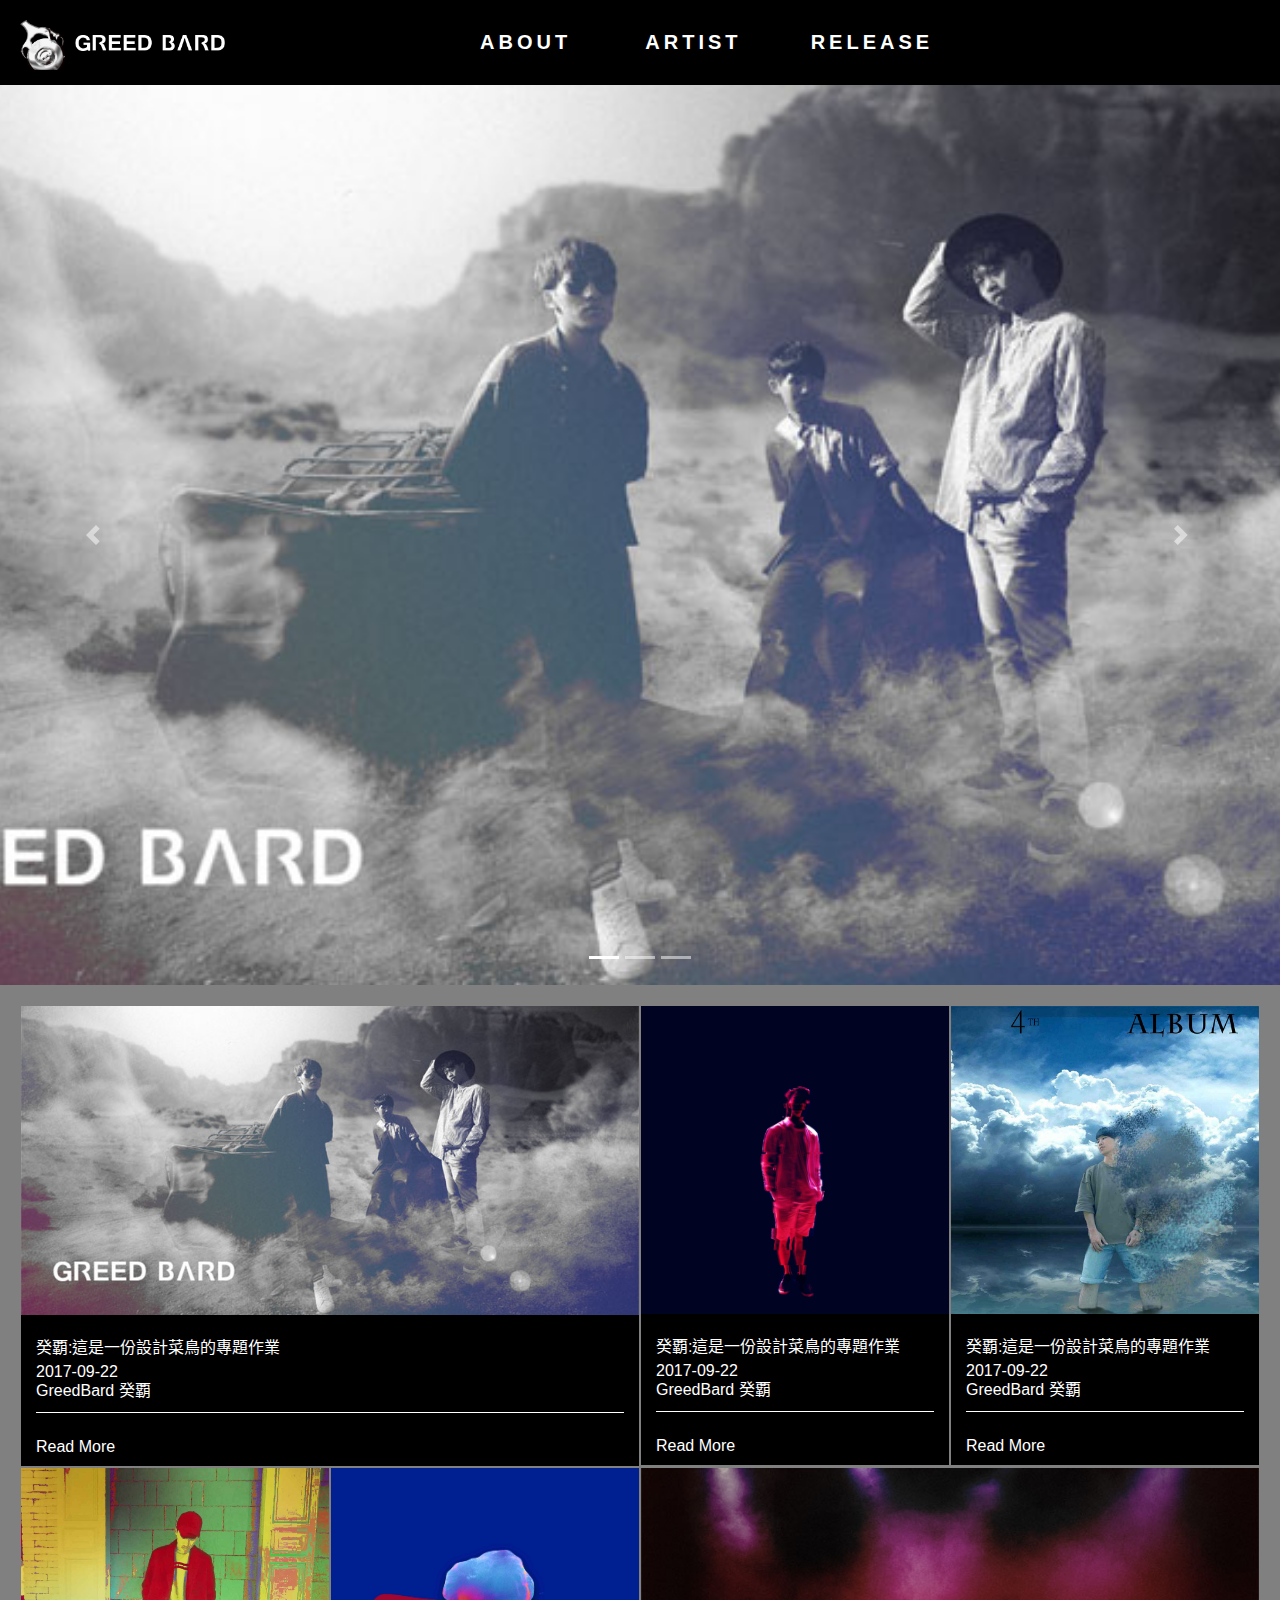
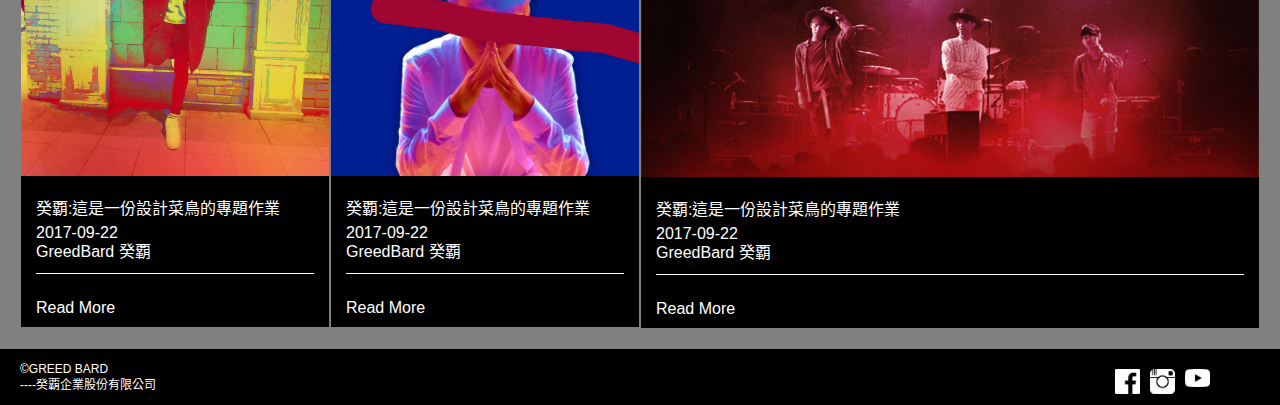
<file: index.html>
<!DOCTYPE html>
<html lang="zh-tw">
  <head>
    <!-- Required meta tags -->
    <meta charset="utf-8">
    <meta name="viewport" content="width=device-width, initial-scale=1, shrink-to-fit=no">
    <!-- Bootstrap CSS -->
    <link rel="stylesheet" href="css/bootstrap.css">
    <link rel="stylesheet" href="index.css">
    <link href="https://fonts.googleapis.com/css?family=Signika" rel="stylesheet">
    <title>Greed Bard</title>
  </head>
  <body>
    <div id="all"  class="container_fluid">
      <div id="pc_nav" class="container_fluid">
        <div id="pc_navbar">
          <div id="pc_logo"></div>
          <div id="pc_name">
            <img src="image/logo-font.png" height="25px" width="auto" alt="">
          </div>
          <div id="pc_navbarR">
            <div class="nav_txt col-4 col-sm-4 col-md-4"><a href="about.html">ABOUT</a></div>
            <div class="nav_txt col-4 col-sm-4 col-md-4"><a href="artist.html">ARTIST</a></div>
            <div class="nav_txt col-4 col-sm-4 col-md-4"><a href="release.html">RELEASE</a></div>
          </div>
        </div>
      </div>
      <div id="phone_nav" class="container_fluid">
        <div id="phone_logo" class="row">
          <div id="logo"></div>
          <div id="logo_font" >
            <img src="image/logo-font.png" height="45px" width="auto" alt="">
          </div>
          
        </div>
        <div id="nav_menu" class="container_fluid">
          <div id="menu" style="cursor:pointer;">
            
            <!-- Component -->
            <div class="navbar-component">
              <!-- Class `area` is a container -->
              <div data-collapse data-target="#navigation" class="toggle navbar area">
                <!-- Logo -->
                <a href="#" class="brand">Menu</a>
                <!-- List of links -->
                <nav role="navigation" id="navigation" class="list">
                  <a href="about.html" class="item -link">About</a>
                  <a href="artist.html" class="item -link">Artist</a>
                  <a href="release.html" class="item -link">Release</a>
                  <span class="item"><i class="fa fa-search"></i></span>
                </nav>
                <!-- Button to toggle the display menu  -->
                <button data-collapse data-target="#navigation" class="toggle">
                <!-- Hamburger icon -->
                <span class="icon"></span>
                </button>
              </div>
            </div>
          </div>
        </div>
      </div>
      
<!--content from here-->
      <div id="header" class="container_fluid">
        
        <div id="carouselExampleIndicators" class="carousel slide" data-ride="carousel">
          <ol class="carousel-indicators">
            <li data-target="#carouselExampleIndicators" data-slide-to="0" class="active"></li>
            <li data-target="#carouselExampleIndicators" data-slide-to="1"></li>
            <li data-target="#carouselExampleIndicators" data-slide-to="2"></li>
          </ol>
          <div class="carousel-inner">
            <div class="carousel-item active">
              <div class="carousel-item-image-1"></div>
            </div>
            <div class="carousel-item">
              <div class="carousel-item-image-2"></div>
            </div>
            <div class="carousel-item">
              <div class="carousel-item-image-3"></div>
            </div>
            <div class="carousel-item">
              <div class="carousel-item-image-4"></div>
            </div>
          </div>
          <a class="carousel-control-prev" href="#carouselExampleIndicators" role="button" data-slide="prev">
            <span class="carousel-control-prev-icon" aria-hidden="true"></span>
            <span class="sr-only">Previous</span>
          </a>
          <a class="carousel-control-next" href="#carouselExampleIndicators" role="button" data-slide="next">
            <span class="carousel-control-next-icon" aria-hidden="true"></span>
            <span class="sr-only">Next</span>
          </a>
        </div>
      </div>
      <div id="news" class="container_fluid">
        <div id="news_wall" class="row">
          <div id="news_1" class="col-12 col-sm-12 col-md-6">
            <div id="inside_news1">
              <div id="news1_pic" class="col-12 col-sm-12 col-md-12">
                <img src="image/p01.jpg" width="100%" alt="">
              </div>
              <div id="news1_txt" class="col-12 col-sm-12 col-md-12">
                <div id="news_title">癸覇:這是一份設計菜鳥的專題作業</div>
                <div id="news_date">2017-09-22</div>
                <div id="news_cop">GreedBard 癸覇</div>
                <div id="news_seperate"></div>
                <div id="read_more">Read More</div>
              </div>
            </div>
          </div>
          <div id="news_2" class="col-6 col-sm-6 col-md-3">
            <div id="inside_news2">
              <div id="news2_pic" class="col-12 col-sm-12 col-md-12">
                <img src="image/p02.jpg" width="100%" alt="">
              </div>
              <div id="news2_txt" class="col-12 col-sm-12 col-md-12">
                <div id="news_title">癸覇:這是一份設計菜鳥的專題作業</div>
                <div id="news_date">2017-09-22</div>
                <div id="news_cop">GreedBard 癸覇</div>
                <div id="news_seperate"></div>
                <div id="read_more">Read More</div>
              </div>
            </div>
          </div>
          <div id="news_3" class="col-6 col-sm-6 col-md-3">
            <div id="inside_news3">
              <div id="news3_pic" class="col-12 col-sm-12 col-md-12">
                <img src="image/p03.jpg" width="100%" alt="">
              </div>
              <div id="news3_txt" class="col-12 col-sm-12 col-md-12">
                <div id="news_title">癸覇:這是一份設計菜鳥的專題作業</div>
                <div id="news_date">2017-09-22</div>
                <div id="news_cop">GreedBard 癸覇</div>
                <div id="news_seperate"></div>
                <div id="read_more">Read More</div>
              </div>
            </div>
          </div>
          <div id="news_4" class="col-6 col-sm-6 col-md-3">
            <div id="inside_news4">
              <div id="news4_pic" class="col-12 col-sm-12 col-md-12">
                <img src="image/p04.jpg" width="100%" alt="">
              </div>
              <div id="news4_txt" class="col-12 col-sm-12 col-md-12">
                <div id="news_title">癸覇:這是一份設計菜鳥的專題作業</div>
                <div id="news_date">2017-09-22</div>
                <div id="news_cop">GreedBard 癸覇</div>
                <div id="news_seperate"></div>
                <div id="read_more">Read More</div>
              </div>
            </div>
          </div>
          <div id="news_5" class="col-6 col-sm-6 col-md-3">
            <div id="inside_news5">
              <div id="news5_pic" class="col-12 col-sm-12 col-md-12">
                <img src="image/p05.jpg" width="100%" alt="">
              </div>
              <div id="news5_txt" class="col-12 col-sm-12 col-md-12">
                <div id="news_title">癸覇:這是一份設計菜鳥的專題作業</div>
                <div id="news_date">2017-09-22</div>
                <div id="news_cop">GreedBard 癸覇</div>
                <div id="news_seperate"></div>
                <div id="read_more">Read More</div>
              </div>
            </div>
          </div>
          <div id="news_6" class="col-12 col-sm-12 col-md-6">
            <div id="inside_news6">
              <div id="news6_pic" class="col-12 col-sm-12 col-md-12">
                <img src="image/p06.jpg" width="100%" alt="">
              </div>
              <div id="news6_txt" class="col-12 col-sm-12 col-md-12">
                <div id="news_title">癸覇:這是一份設計菜鳥的專題作業</div>
                <div id="news_date">2017-09-22</div>
                <div id="news_cop">GreedBard 癸覇</div>
                <div id="news_seperate"></div>
                <div id="read_more">Read More</div>
              </div>
            </div>
          </div>
        </div>
      </div>
      <div id="footer" class="container_fluid">
        <div id="copyright">
          <P3>©GREED BARD</P>
          <P9>----癸覇企業股份有限公司</P>
        </div>
        <div id="icon_link" class="col align-self-center">
          <img src="icon/facebook-icon.png" height="25px" width="25px" style="float: left; margin-right:10px;">
          <img src="icon/ig-icon.png" height="25px" width="25px" style="float: left; margin-right:10px;" >
          <img src="icon/youtube-icon.png" height="25px" width="25px" style="float: left; margin-right:10px;">
          <button onclick="topFunction()" id="myBtn" title="Go to top" height="35px" width="35px">Top</button>
        </div>
      </div>
    </div>
    <!-- Optional JavaScript -->
    <!-- jQuery first, then Popper.js, then Bootstrap JS -->
    <script src="https://code.jquery.com/jquery-3.2.1.slim.min.js" integrity="sha384-KJ3o2DKtIkvYIK3UENzmM7KCkRr/rE9/Qpg6aAZGJwFDMVNA/GpGFF93hXpG5KkN" crossorigin="anonymous"></script>
    <script src="https://cdnjs.cloudflare.com/ajax/libs/popper.js/1.11.0/umd/popper.min.js" integrity="sha384-b/U6ypiBEHpOf/4+1nzFpr53nxSS+GLCkfwBdFNTxtclqqenISfwAzpKaMNFNmj4" crossorigin="anonymous"></script>
    <script src="https://maxcdn.bootstrapcdn.com/bootstrap/4.0.0-beta/js/bootstrap.min.js" integrity="sha384-h0AbiXch4ZDo7tp9hKZ4TsHbi047NrKGLO3SEJAg45jXxnGIfYzk4Si90RDIqNm1" crossorigin="anonymous"></script>
    <script src="about.js"></script>
    <script>
    // When the user scrolls down 20px from the top of the document, show the button
    window.onscroll = function() {scrollFunction()};
    function scrollFunction() {
    if (document.body.scrollTop > 20 || document.documentElement.scrollTop > 20) {
    document.getElementById("myBtn").style.display = "block";
    } else {
    document.getElementById("myBtn").style.display = "none";
    }
    }
    // When the user clicks on the button, scroll to the top of the document
    function topFunction() {
    document.body.scrollTop = 0;
    document.documentElement.scrollTop = 0;
    }
    </script>
  </body>
</html>
</file>
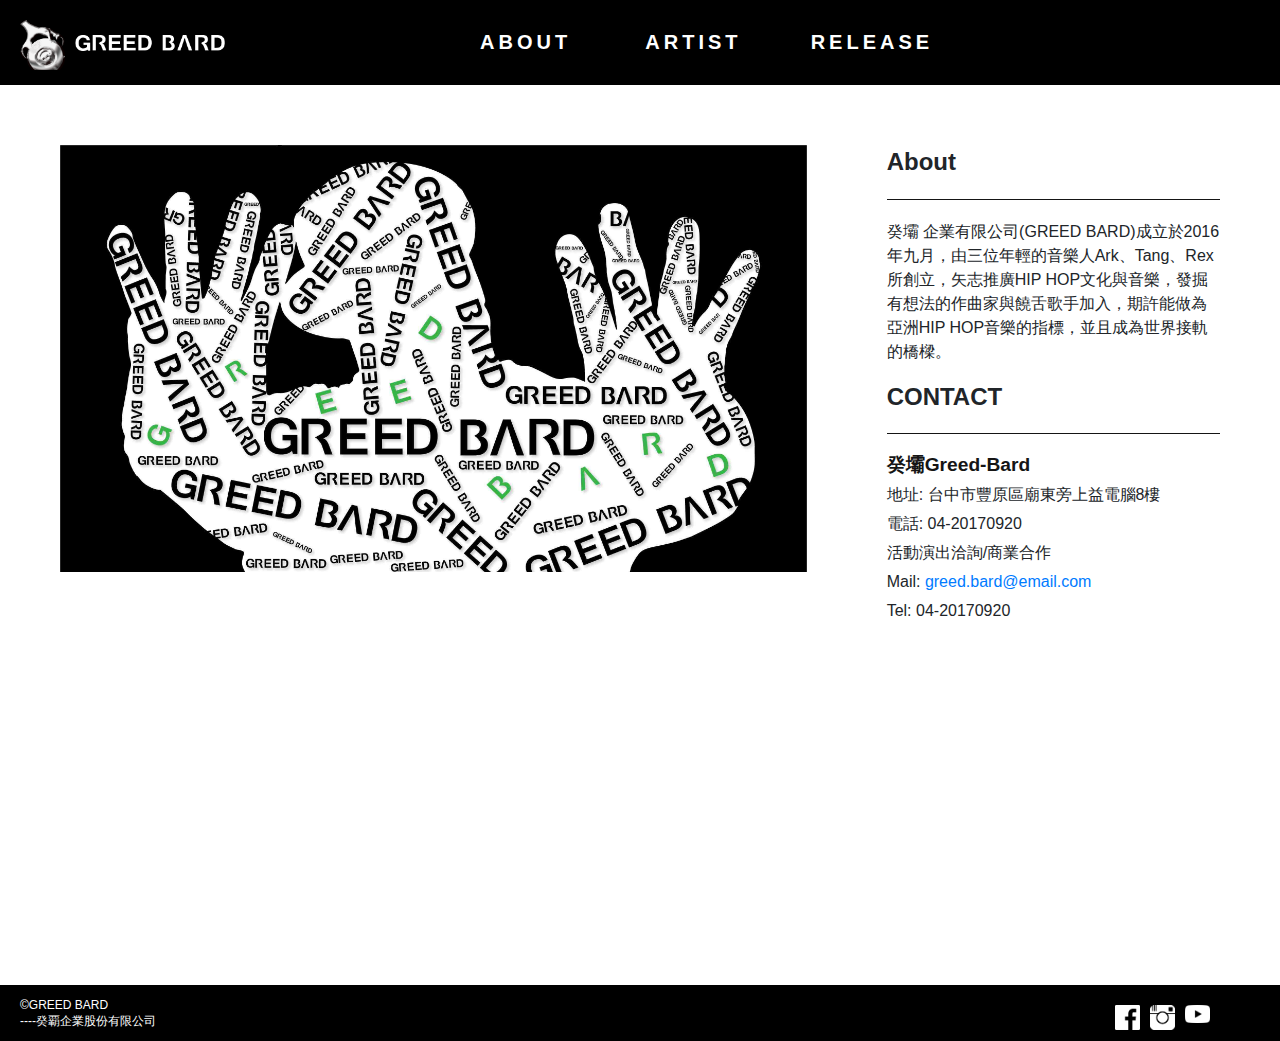
<file: about.html>
<!DOCTYPE html>
<html lang="en">
  <head>
    <!-- Required meta tags -->
    <meta charset="utf-8">
    <meta name="viewport" content="width=device-width, initial-scale=1, shrink-to-fit=no">
    <!-- Bootstrap CSS -->
    <link rel="stylesheet" href="css/bootstrap.css">
    <link rel="stylesheet" href="about.css">
    <link href="https://fonts.googleapis.com/css?family=Signika" rel="stylesheet">
    <title>About Greed Bard</title>

  </head>




  <body>
    <div id="all"  class="container_fluid">
      <div id="pc_nav" class="container_fluid">
        <div id="pc_navbar">
          <div id="pc_logo"></div>
          <div id="pc_name"><a href="index.html">
            <img src="image/logo-font.png" height="25px" width="auto" alt="">
          </a>
          </div>
          <div id="pc_navbarR">
            <div class="nav_txt col-4 col-sm-4 col-md-4"><a href="#">ABOUT</a></div>
            <div class="nav_txt col-4 col-sm-4 col-md-4"><a href="artist.html">ARTIST</a></div>
            <div class="nav_txt col-4 col-sm-4 col-md-4"><a href="release.html">RELEASE</a></div>
          </div>
        </div>
      </div>
      <div id="phone_nav" class="container_fluid">
        <div id="phone_logo" class="row">
         
          <div id="logo"></div>
          <div id="logo_font" ><a href="index.html">
            <img src="image/logo-font.png" height="45px" width="auto" alt="">
          </a>
          </div>
        
        </div>
        <div id="nav_menu" class="container_fluid">
          <div id="menu" style="cursor:pointer;">
            
            <!-- Component -->
        <div class="navbar-component">
          <!-- Class `area` is a container -->
          <div data-collapse data-target="#navigation" class="toggle navbar area">
            <!-- Logo -->
            <a href="#" class="brand">Menu</a>
            <!-- List of links -->
            <nav role="navigation" id="navigation" class="list">
              <a href="#" class="item -link">About</a>
              <a href="artist.html" class="item -link">Artist</a>
              <a href="release.html" class="item -link">Release</a>
              <span class="item"><i class="fa fa-search"></i></span>
            </nav>
            <!-- Button to toggle the display menu  -->
            <button data-collapse data-target="#navigation" class="toggle">
              <!-- Hamburger icon -->
              <span class="icon"></span>
            </button>
          </div>
        </div>

          </div>
        </div>
      </div>
    <!-- content from here -->
      <div id="main" class="container_fluid">
        <div id="content" class="row">
          <div id="contentL" class="col-12 col-sm-12 col-md-8">
            <div id="contentL_pic">
              <img src="image/about.jpg" width="1920px" height="1080px" alt="">
            </div>
          </div>
          <div id="contentR" class="col-12 col-sm-12 col-md-4">
            <div id="contentR_tex">
              <h1 class="portfolio-title">About</h1>
              <p>癸壩 企業有限公司(GREED BARD)成立於2016年九月，由三位年輕的音樂人Ark、Tang、Rex所創立，矢志推廣HIP HOP文化與音樂，發掘有想法的作曲家與饒舌歌手加入，期許能做為亞洲HIP HOP音樂的指標，並且成為世界接軌的橋樑。
              </p>
              <h1 class="portfolio-title">CONTACT</h1>
              <div>
              <h2 style="color: #151515; font-size: 1.2em; margin-top: 20px; font-weight: bold;">癸壩Greed-Bard</h2>
              <p style="margin-top: 5px; margin-bottom: 0px;">地址: 台中市豐原區廟東旁上益電腦8樓</p>
              <p style="margin-top: 5px; margin-bottom: 0px;">電話: 04-20170920</p>
              <p style="margin-top: 5px; margin-bottom: 0px;">活動演出洽詢/商業合作</p>
              <p style="margin-top: 5px; margin-bottom: 0px; ">Mail: <a href="greed.bard@email.com">greed.bard@email.com</a></p>
              <p style="margin-top: 5px; margin-bottom: 20px;">Tel: 04-20170920</p>
            </div>
            </div>
          </div>
        </div>
      </div>
        
    <!-- footer from here -->
      <div id="footer" class="container_fluid">
        <div id="copyright">
          <P3>©GREED BARD</P>
            <P9>----癸覇企業股份有限公司</P>
        </div>
        <div id="icon_link" class="col align-self-center">
          <img src="icon/facebook-icon.png" height="25px" width="25px" style="float: left; margin-right:10px;">
          <img src="icon/ig-icon.png" height="25px" width="25px" style="float: left; margin-right:10px;" >
          <img src="icon/youtube-icon.png" height="25px" width="25px" style="float: left; margin-right:10px;">

          <button onclick="topFunction()" id="myBtn" title="Go to top" height="35px" width="35px">Top</button>

        </div>
      </div>
    </div>
    <!-- Optional JavaScript -->
    <!-- jQuery first, then Popper.js, then Bootstrap JS -->
    <script src="https://code.jquery.com/jquery-3.2.1.slim.min.js" integrity="sha384-KJ3o2DKtIkvYIK3UENzmM7KCkRr/rE9/Qpg6aAZGJwFDMVNA/GpGFF93hXpG5KkN" crossorigin="anonymous"></script>
    <script src="https://cdnjs.cloudflare.com/ajax/libs/popper.js/1.11.0/umd/popper.min.js" integrity="sha384-b/U6ypiBEHpOf/4+1nzFpr53nxSS+GLCkfwBdFNTxtclqqenISfwAzpKaMNFNmj4" crossorigin="anonymous"></script>
    <script src="https://maxcdn.bootstrapcdn.com/bootstrap/4.0.0-beta/js/bootstrap.min.js" integrity="sha384-h0AbiXch4ZDo7tp9hKZ4TsHbi047NrKGLO3SEJAg45jXxnGIfYzk4Si90RDIqNm1" crossorigin="anonymous"></script>
    <script src="about.js"></script>
    <script>
// When the user scrolls down 20px from the top of the document, show the button
window.onscroll = function() {scrollFunction()};

function scrollFunction() {
    if (document.body.scrollTop > 20 || document.documentElement.scrollTop > 20) {
        document.getElementById("myBtn").style.display = "block";
    } else {
        document.getElementById("myBtn").style.display = "none";
    }
}

// When the user clicks on the button, scroll to the top of the document
function topFunction() {
    document.body.scrollTop = 0;
    document.documentElement.scrollTop = 0;
}
</script>

  </body>
</html>
</file>
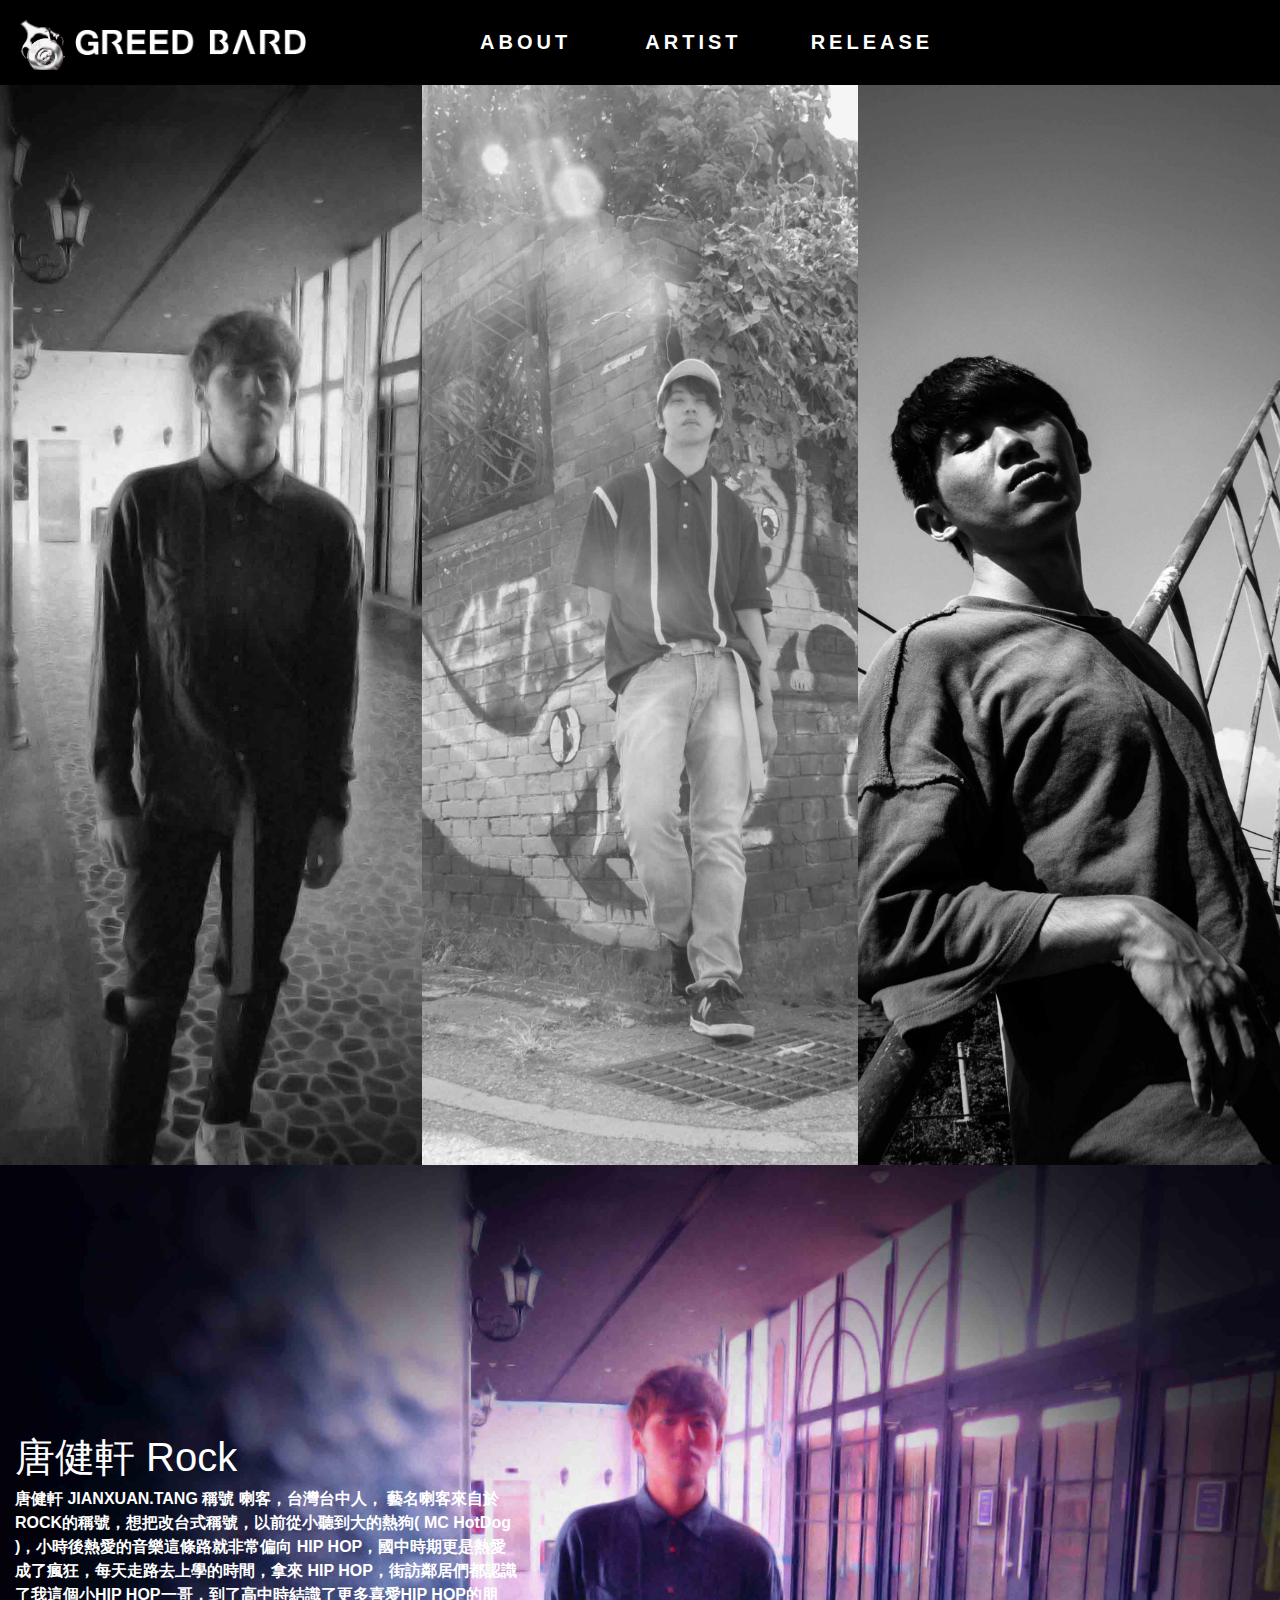
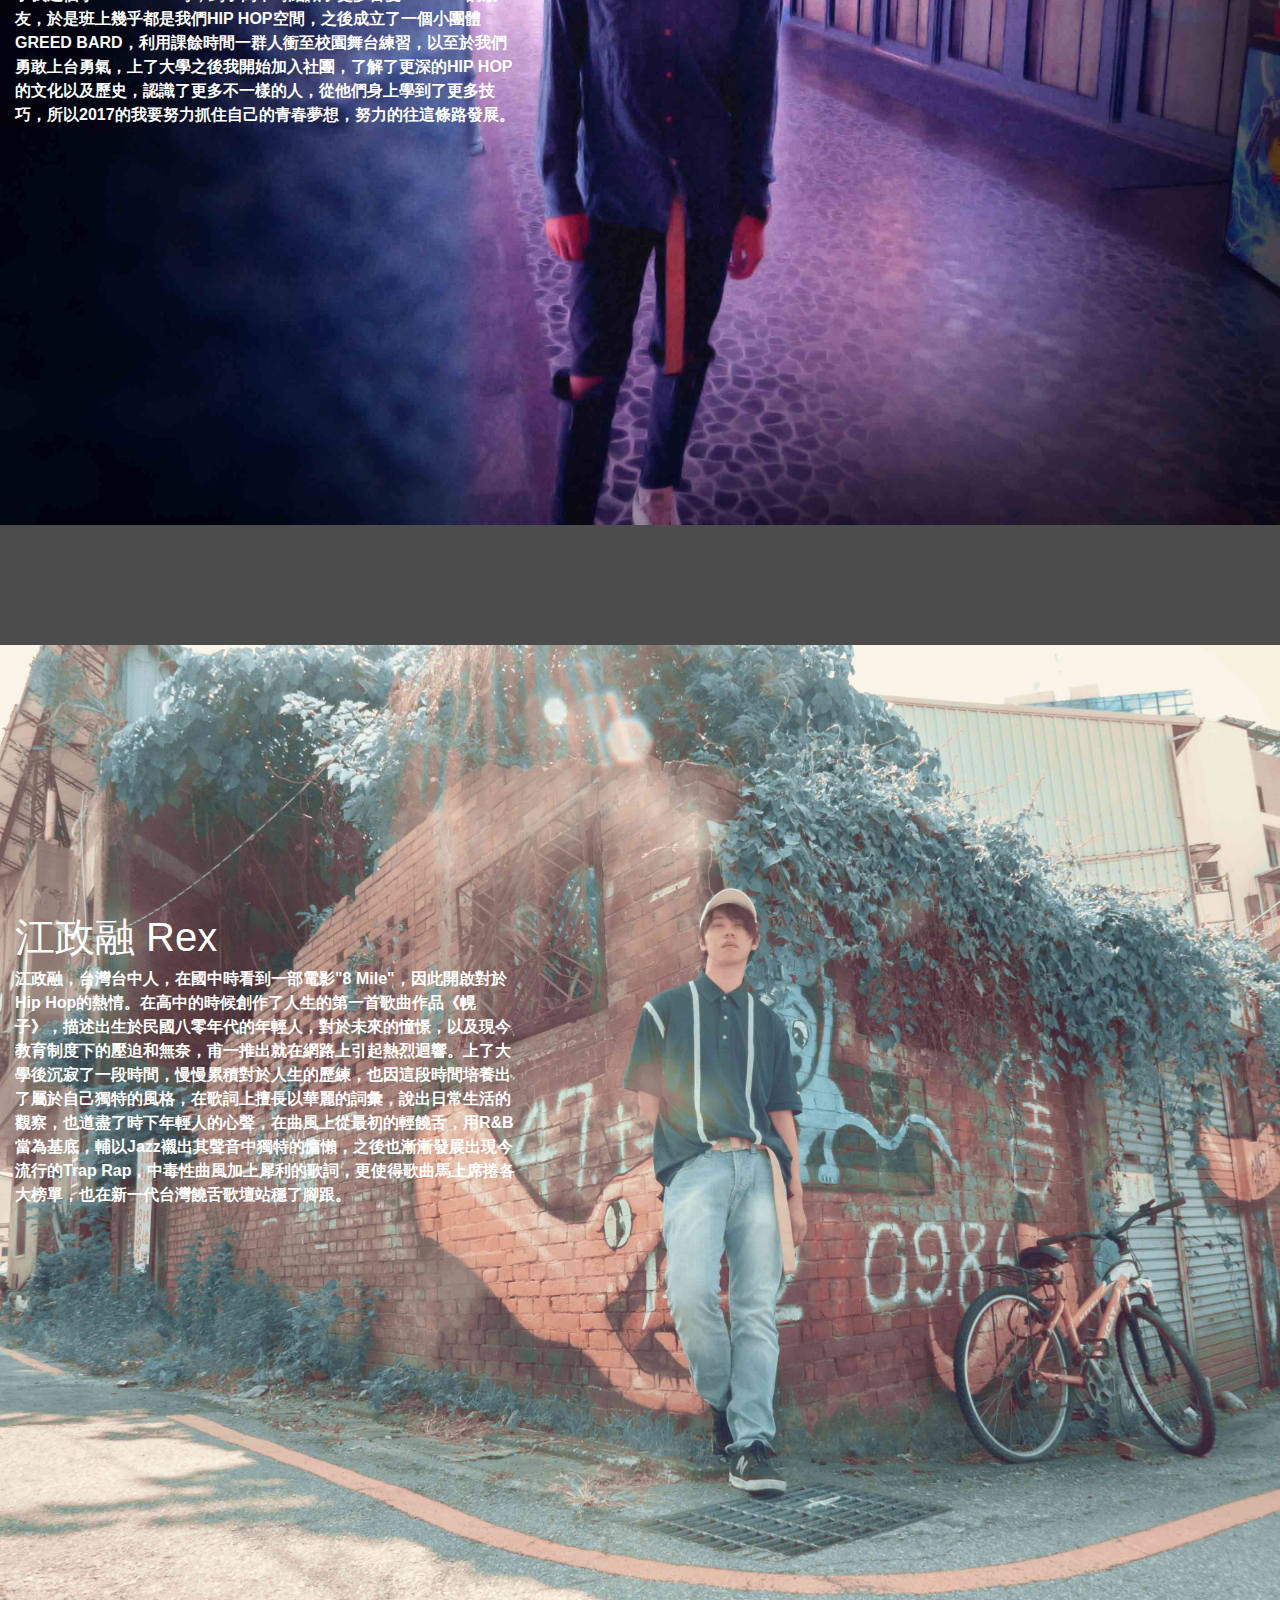
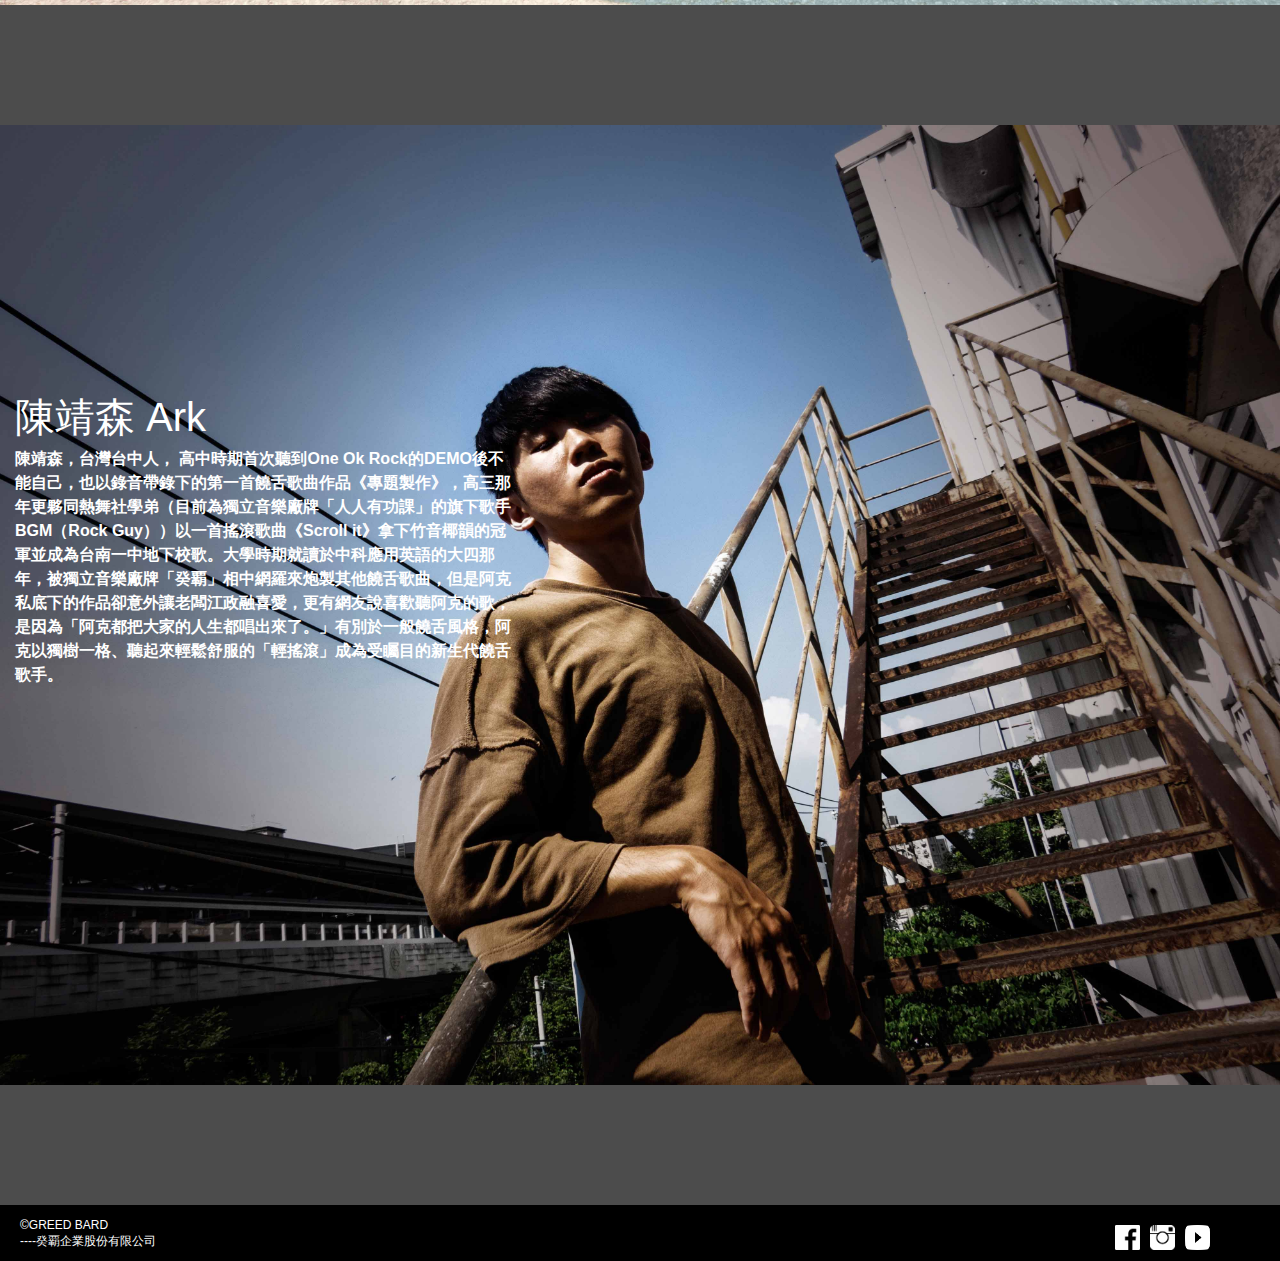
<file: artist.html>
<!DOCTYPE html>
<html lang="en">
  <head>
    <!-- Required meta tags -->
    <meta charset="utf-8">
    <meta name="viewport" content="width=device-width, initial-scale=1, shrink-to-fit=no">
    <!-- Bootstrap CSS -->
    <link rel="stylesheet" href="css/bootstrap.css">
    <link rel="stylesheet" href="artist.css">
    <link href="https://fonts.googleapis.com/css?family=Signika" rel="stylesheet">
    <link rel="shortcut icon" href="image/logo.png" type="image/x-icon" />
    <title>Artist of Greed Bard</title>
  </head>
  <body>
    <div id="all"  class="container_fluid">
      <div id="pc_nav" class="container_fluid">
        <div id="pc_navbar">
          <div id="pc_logo"></div>
          <div id="pc_name"><a href="index.html">
            <img src="image/logo-font.png" height="25px" width="auto" alt="">
          </a>
        </div>
        <div id="pc_navbarR">
          <div class="nav_txt col-4 col-sm-4 col-md-4"><a href="about.html">ABOUT</a></div>
          <div class="nav_txt col-4 col-sm-4 col-md-4"><a href="#">ARTIST</a></div>
          <div class="nav_txt col-4 col-sm-4 col-md-4"><a href="release.html">RELEASE</a></div>
        </div>
      </div>
    </div>
    <div id="phone_nav" class="container_fluid">
      <div id="phone_logo" class="row">
        
        <div id="logo"></div>
        <div id="logo_font" ><a href="index.html">
          <img src="image/logo-font.png" height="25px" width="auto" alt="">
        </a>
      </div>
      
    </div>
    <div id="nav_menu" class="container_fluid">
      <div id="menu" style="cursor:pointer;">
        
        <!-- Component -->
        <div class="navbar-component">
          <!-- Class `area` is a container -->
          <div data-collapse data-target="#navigation" class="toggle navbar area">
            <!-- Logo -->
            <a href="#" class="brand">Menu</a>
            <!-- List of links -->
            <nav role="navigation" id="navigation" class="list">
              <a href="about.html" class="item -link">About</a>
              <a href="#" class="item -link">Artist</a>
              <a href="release.html" class="item -link">Release</a>
              <span class="item"><i class="fa fa-search"></i></span>
            </nav>
            <!-- Button to toggle the display menu  -->
            <button data-collapse data-target="#navigation" class="toggle">
            <!-- Hamburger icon -->
            <span class="icon"></span>
            </button>
          </div>
        </div>
      </div>
    </div>
  </div>
  <!-- content from here -->
  <div id="main">
    <div id="intro" class="row">
      <a id="Tang" class="col" href="#tang_story"></a>
      <a id="Rex" class="col" href="#rex_story"></a>
      <a id="Ark" class="col" href="#ark_story"></a>
    </div>
    
    <div id="pc_content">
      <div id="tang_story" class="content" style="position:relative; height: 120vh;">
        <img src="image/Tang.jpg" width="100%" height="auto" style="position:absolute;">
        <div id="Tang_intro_txt" class="intro_txt col-12 col-sm-10 col-md-5" style="position:absolute;">
          <h1>唐健軒 Rock</h1>
          <p>唐健軒 JIANXUAN.TANG 稱號 喇客，台灣台中人， 藝名喇客來自於ROCK的稱號，想把改台式稱號，以前從小聽到大的熱狗( MC HotDog )，小時後熱愛的音樂這條路就非常偏向 HIP HOP，國中時期更是熱愛成了瘋狂，每天走路去上學的時間，拿來 HIP HOP，街訪鄰居們都認識了我這個小HIP HOP一哥，到了高中時結識了更多喜愛HIP HOP的朋友，於是班上幾乎都是我們HIP HOP空間，之後成立了一個小團體GREED BARD，利用課餘時間一群人衝至校園舞台練習，以至於我們勇敢上台勇氣，上了大學之後我開始加入社團，了解了更深的HIP HOP的文化以及歷史，認識了更多不一樣的人，從他們身上學到了更多技巧，所以2017的我要努力抓住自己的青春夢想，努力的往這條路發展。

        </div>
      </div>
    </div>
    
    <div id="rex_story" class="content" style="position:relative; height: 120vh;">
      <img src="image/REX.jpg" width="100%" style="position:absolute;">
      <div id="Rex_intro_txt" class="intro_txt col-12 col-sm-10 col-md-5" style="position:absolute;">
        <h1>江政融 Rex</h1>
        <p>江政融，台灣台中人，在國中時看到一部電影"8 Mile"，因此開啟對於Hip Hop的熱情。在高中的時候創作了人生的第一首歌曲作品《幌子》，描述出生於民國八零年代的年輕人，對於未來的憧憬，以及現今教育制度下的壓迫和無奈，甫一推出就在網路上引起熱烈迴響。上了大學後沉寂了一段時間，慢慢累積對於人生的歷練，也因這段時間培養出了屬於自己獨特的風格，在歌詞上擅長以華麗的詞彙，說出日常生活的觀察，也道盡了時下年輕人的心聲，在曲風上從最初的輕饒舌，用R&B當為基底，輔以Jazz襯出其聲音中獨特的慵懶，之後也漸漸發展出現今流行的Trap Rap，中毒性曲風加上犀利的歌詞，更使得歌曲馬上席捲各大榜單，也在新一代台灣饒舌歌壇站穩了腳跟。</p>
        
      </div>
    </div>
    <div id="ark_story" class="content"  style="position:relative; height: 120vh;" >
      <img src="image/ARK.jpg" width="100%" style="position:absolute;">
      <div id="Ark_intro_txt" class="intro_txt col-12 col-sm-10 col-md-5" style="position:absolute;">
        <h1>陳靖森 Ark</h1>
        <p>陳靖森，台灣台中人，
        高中時期首次聽到One Ok Rock的DEMO後不能自己，也以錄音帶錄下的第一首饒舌歌曲作品《專題製作》，高三那年更夥同熱舞社學弟（目前為獨立音樂廠牌「人人有功課」的旗下歌手BGM（Rock Guy））以一首搖滾歌曲《Scroll it》拿下竹音椰韻的冠軍並成為台南一中地下校歌。大學時期就讀於中科應用英語的大四那年，被獨立音樂廠牌「癸覇」相中網羅來炮製其他饒舌歌曲，但是阿克私底下的作品卻意外讓老闆江政融喜愛，更有網友說喜歡聽阿克的歌，是因為「阿克都把大家的人生都唱出來了。」有別於一般饒舌風格，阿克以獨樹一格、聽起來輕鬆舒服的「輕搖滾」成為受矚目的新生代饒舌歌手。</p>
        
      </div>
    </div>
  </div>
<!-- footer from here -->
<div id="footer" class="container_fluid">
  <div id="copyright">
    <P3>©GREED BARD</P>
    <P9>----癸覇企業股份有限公司</P>
  </div>
  <div id="icon_link" class="col align-self-center">
    <img src="icon/facebook-icon.png" height="25px" width="25px" style="float: left; margin-right:10px;">
    <img src="icon/ig-icon.png" height="25px" width="25px" style="float: left; margin-right:10px;" >
    <img src="icon/youtube-icon.png" height="25px" width="25px" style="float: left; margin-right:10px;">
    <button onclick="topFunction()" id="myBtn" title="Go to top" height="35px" width="35px">Top</button>
  </div>
</div>
</div>
<!-- Optional JavaScript -->
<!-- jQuery first, then Popper.js, then Bootstrap JS -->
<script src="https://code.jquery.com/jquery-3.2.1.slim.min.js" integrity="sha384-KJ3o2DKtIkvYIK3UENzmM7KCkRr/rE9/Qpg6aAZGJwFDMVNA/GpGFF93hXpG5KkN" crossorigin="anonymous"></script>
<script src="https://cdnjs.cloudflare.com/ajax/libs/popper.js/1.11.0/umd/popper.min.js" integrity="sha384-b/U6ypiBEHpOf/4+1nzFpr53nxSS+GLCkfwBdFNTxtclqqenISfwAzpKaMNFNmj4" crossorigin="anonymous"></script>
<script src="https://maxcdn.bootstrapcdn.com/bootstrap/4.0.0-beta/js/bootstrap.min.js" integrity="sha384-h0AbiXch4ZDo7tp9hKZ4TsHbi047NrKGLO3SEJAg45jXxnGIfYzk4Si90RDIqNm1" crossorigin="anonymous"></script>
<script src="about.js"></script>
<script>
// When the user scrolls down 20px from the top of the document, show the button
window.onscroll = function() {scrollFunction()};
function scrollFunction() {
if (document.body.scrollTop > 20 || document.documentElement.scrollTop > 20) {
document.getElementById("myBtn").style.display = "block";
} else {
document.getElementById("myBtn").style.display = "none";
}
}
// When the user clicks on the button, scroll to the top of the document
function topFunction() {
document.body.scrollTop = 0;
document.documentElement.scrollTop = 0;
}
</script>
</body>
</html>
</file>
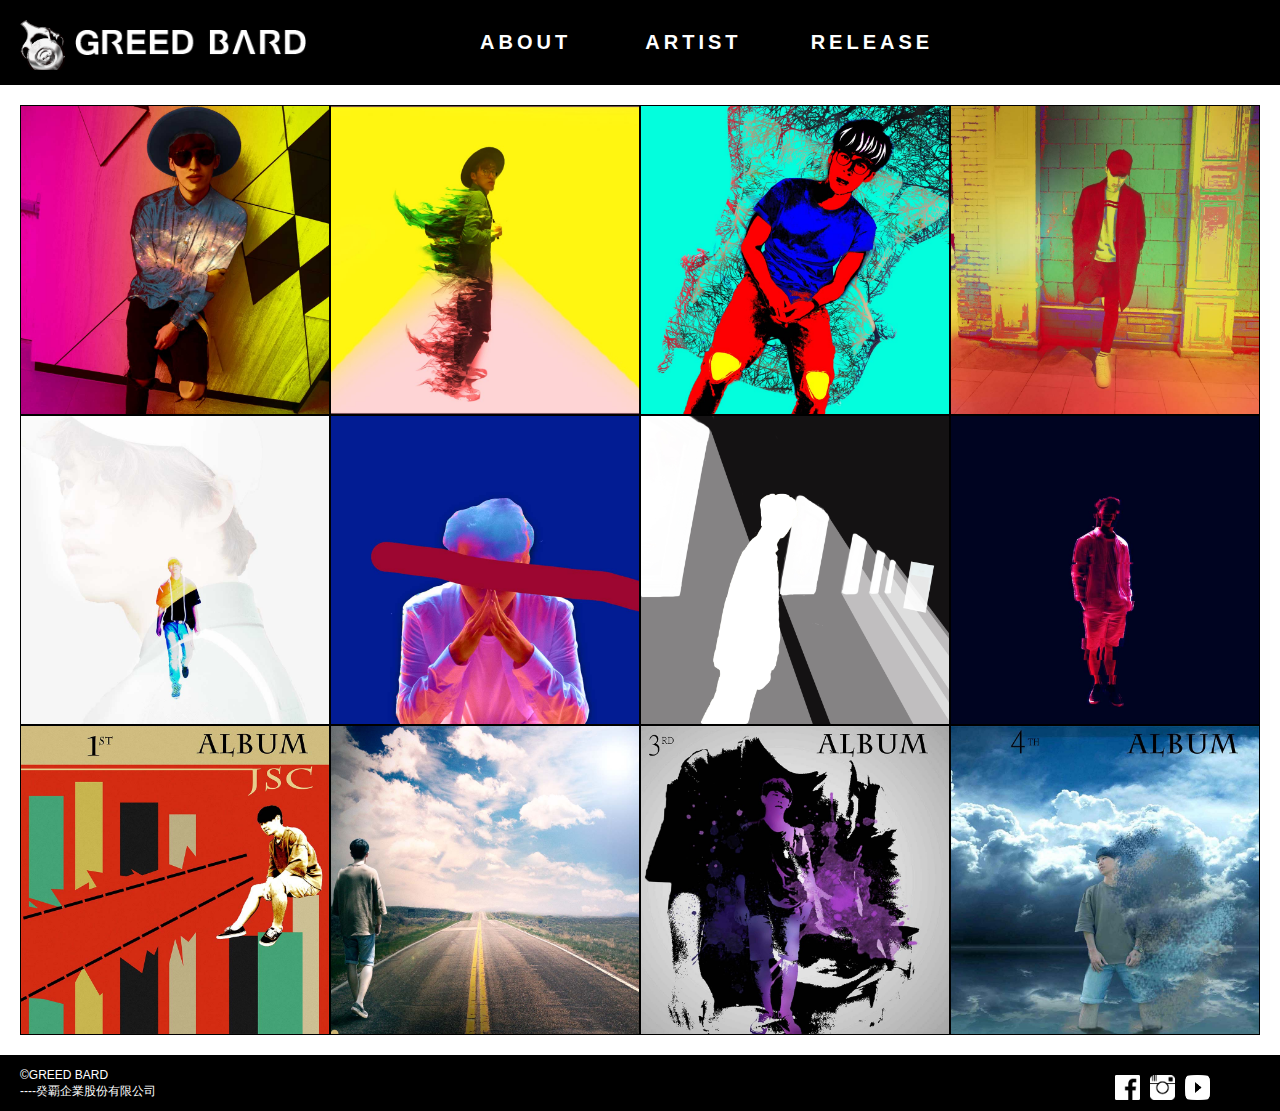
<file: release.html>
<!DOCTYPE html>
<html lang="en">
  <head>
    <!-- Required meta tags -->
    <meta charset="utf-8">
    <meta name="viewport" content="width=device-width, initial-scale=1, shrink-to-fit=no">
    <!-- Bootstrap CSS -->
    <link rel="stylesheet" href="css/bootstrap.css">
    <link rel="stylesheet" href="release.css">
    <link href="https://fonts.googleapis.com/css?family=Signika" rel="stylesheet">
    <link rel="shortcut icon" href="image/logo.png" type="image/x-icon" />
    <title>Album of Greed Bard</title>
  </head>
  <body>
    <div id="all"  class="container_fluid">
      <div id="pc_nav" class="container_fluid">
        <div id="pc_navbar">
          <div id="pc_logo"></div>
          <div id="pc_name"><a href="index.html">
            <img src="image/logo-font.png" height="25px" width="auto" alt="">
          </a>
          </div>
          <div id="pc_navbarR">
            <div class="nav_txt col-4 col-sm-4 col-md-4"><a href="about.html">ABOUT</a></div>
            <div class="nav_txt col-4 col-sm-4 col-md-4"><a href="artist.html">ARTIST</a></div>
            <div class="nav_txt col-4 col-sm-4 col-md-4"><a href="#">RELEASE</a></div>
          </div>
        </div>
      </div>
      <div id="phone_nav" class="container_fluid">
        <div id="phone_logo" class="row">
          
          <div id="logo"></div>
          <div id="logo_font" ><a href="index.html">
            <img src="image/logo-font.png" height="25px" width="auto" alt="">
          </a>
          </div>
          
        </div>
        <div id="nav_menu" class="container_fluid">
          <div id="menu" style="cursor:pointer;">
            
            <!-- Component -->
            <div class="navbar-component">
              <!-- Class `area` is a container -->
              <div data-collapse data-target="#navigation" class="toggle navbar area">
                <!-- Logo -->
                <a href="#" class="brand">Menu</a>
                <!-- List of links -->
                <nav role="navigation" id="navigation" class="list">
                  <a href="about.html" class="item -link">About</a>
                  <a href="artist.css" class="item -link">Artist</a>
                  <a href="#" class="item -link">Release</a>
                  <span class="item"><i class="fa fa-search"></i></span>
                </nav>
                <!-- Button to toggle the display menu  -->
                <button data-collapse data-target="#navigation" class="toggle">
                <!-- Hamburger icon -->
                <span class="icon"></span>
                </button>
              </div>
            </div>
          </div>
        </div>
      </div>
      <!-- content from here -->
     
      <div id="main">
        <div id="Tang_album" class="row">
          <div class="album_pic col-6 col-sm-4 col-md-3">
            <img src="album/tangAlbum01.jpg" width="100%"   alt="">
          </div>
          <div class="album_pic col-6 col-sm-4 col-md-3">
            <img src="album/tangAlbum02.jpg" width="100%"  alt="">
          </div>
          <div class="album_pic col-6 col-sm-4 col-md-3">
            <img src="album/tangAlbum03.jpg" width="100%"  alt="">
          </div>
          <div class="album_pic col-6 col-sm-4 col-md-3">
            <img src="album/tangAlbum04.jpg" width="100%"  alt="">
          </div>
          <div class="album_pic col-6 col-sm-4 col-md-3">
            <img src="album/rexAlbum01.jpg" width="100%"  alt="">
          </div>
          <div class="album_pic col-6 col-sm-4 col-md-3">
            <img src="album/rexAlbum02.jpg" width="100%"  alt="">
          </div>
          <div class="album_pic col-6 col-sm-4 col-md-3">
            <img src="album/rexAlbum03.jpg" width="100%"  alt="">
          </div>
          <div class="album_pic col-6 col-sm-4 col-md-3">
            <img src="album/rexAlbum04.jpg" width="100%"  alt="">
          </div>
       
          <div class="album_pic col-6 col-sm-4 col-md-3">
            <img src="album/arkAlbum01.jpg" width="100%"  alt="">
          </div>
          <div class="album_pic col-6 col-sm-4 col-md-3">
            <img src="album/arkAlbum02.jpg" width="100%"  alt="">
          </div>
          <div class="album_pic col-6 col-sm-4 col-md-3">
            <img src="album/arkAlbum03.jpg" width="100%"  alt="">
          </div>
          <div class="album_pic col-6 col-sm-4 col-md-3">
            <img src="album/arkAlbum04.jpg" width="100%"  alt="">
          </div>
        </div>
      </div>

      <!-- footer from here -->
      <div id="footer" class="container_fluid">
        <div id="copyright">
          <P3>©GREED BARD</P>
          <P9>----癸覇企業股份有限公司</P>
        </div>
        <div id="icon_link" class="col align-self-center">
          <img src="icon/facebook-icon.png" height="25px" width="25px" style="float: left; margin-right:10px;">
          <img src="icon/ig-icon.png" height="25px" width="25px" style="float: left; margin-right:10px;" >
          <img src="icon/youtube-icon.png" height="25px" width="25px" style="float: left; margin-right:10px;">
          <button onclick="topFunction()" id="myBtn" title="Go to top" height="35px" width="35px">Top</button>
        </div>
      </div>
    </div>
    <!-- Optional JavaScript -->
    <!-- jQuery first, then Popper.js, then Bootstrap JS -->
    <script src="https://code.jquery.com/jquery-3.2.1.slim.min.js" integrity="sha384-KJ3o2DKtIkvYIK3UENzmM7KCkRr/rE9/Qpg6aAZGJwFDMVNA/GpGFF93hXpG5KkN" crossorigin="anonymous"></script>
    <script src="https://cdnjs.cloudflare.com/ajax/libs/popper.js/1.11.0/umd/popper.min.js" integrity="sha384-b/U6ypiBEHpOf/4+1nzFpr53nxSS+GLCkfwBdFNTxtclqqenISfwAzpKaMNFNmj4" crossorigin="anonymous"></script>
    <script src="https://maxcdn.bootstrapcdn.com/bootstrap/4.0.0-beta/js/bootstrap.min.js" integrity="sha384-h0AbiXch4ZDo7tp9hKZ4TsHbi047NrKGLO3SEJAg45jXxnGIfYzk4Si90RDIqNm1" crossorigin="anonymous"></script>
    <script src="about.js"></script>
    <script>
    // When the user scrolls down 20px from the top of the document, show the button
    window.onscroll = function() {scrollFunction()};
    function scrollFunction() {
    if (document.body.scrollTop > 20 || document.documentElement.scrollTop > 20) {
    document.getElementById("myBtn").style.display = "block";
    } else {
    document.getElementById("myBtn").style.display = "none";
    }
    }
    // When the user clicks on the button, scroll to the top of the document
    function topFunction() {
    document.body.scrollTop = 0;
    document.documentElement.scrollTop = 0;
    }
    </script>
  </body>
</html>
</file>
<file: index.css>
@charset "utf-8";

#all{
	height: auto;
}


#pc_nav{
	height: 85px;
	padding: 20px;
	background-color: black;
}
#pc_logo{
  width: 45px;
  height: 50px;
  background-image: url('image/logo.png');
	background-size: cover;
  background-position: left top;
  float: left;
  margin-right: 10px;
}
#pc_name{
  height: 45px;
  width: 150px;
  float: left;
  padding-top: 10px;
  margin-right: 20%
}
#pc_navbarR{
  width: 40%;
  height: 45px;
	letter-spacing: 0.2em;
  float: left;
  margin: 0px;

}
.nav_txt{
  height: 45px;
  font-size: 20px;
  font-weight: bold;
  color: white;
  letter-spacing: 0.2em;
  background-color: black;
  padding: 7px;
  margin: 0px;
  float: left;
}
.nav_txt a{
color: white;
}
.nav_txt a:hover{
  color: #939393;
  text-decoration: none;
}

#header{
	height: 100vh;
	padding: 0px;
	background-color: gray;
}

img {
    max-width: 100%;
    height: auto;
    vertical-align: middle;
    border-width: 0px;
    border-style: initial;
    border-color: initial;
    border-image: initial;
}

.carousel-item-image-1{
        width: 100%;
        height: 100vh;
        background-image: url('image/p011.jpg');
        background-size: cover;
        background-position: center;
    }
    .carousel-item-image-2{
        width: 100%;
        height: 100vh;
        background-image: url('image/p012.jpg');
        background-size: cover;
        background-position: center;
    }
    .carousel-item-image-3{
        width: 100%;
        height: 100vh;
        background-image: url('image/p013.jpg');
        background-size: cover;
        background-position:center;
    }
    .carousel-item-image-4{
        width: 100%;
        height: 100vh;
        background-image: url('image/p014.jpg');
        background-size: cover;
        background-position: center;
    }

#news{
	height: auto;
	padding: 20px;
	margin: 0px;
	background-color: gray;
}
#news_wall{
	padding: 0px;
	margin: 0px;
	background-color: gray;
}
#news_1{
	padding: 1px;
	margin: 0px;
}
#inside_news1{
	height: auto;
	background-color: gray;
	margin: 0px;
}
#news1_pic{
  padding: 0px;
}
#news1_txt{
  height: 151px;
  width: 100%;
  padding-top: 21px;
  padding-bottom: 23px;
  background-color: black;
}
#news_2{
	padding: 1px;
	margin: 0px;
}
#inside_news2{
	height: auto;
	background-color: gray;	
	margin: 0px;
}
#news2_pic{
  padding: 0px;
}
#news2_txt{
  height: 151px;
  width: 100%;
  padding-top: 21px;
  padding-bottom: 23px;
  background-color: black;
}
#news_3{
	padding: 1px;
	margin: 0px;
}
#inside_news3{
	height: auto;
	background-color: gray;	
	margin: 0px;
}
#news3_pic{
  padding: 0px;
}
#news3_txt{
  height: 151px;
  width: 100%;
  padding-top: 21px;
  padding-bottom: 23px;
  background-color: black;
}
#news_4{
	padding: 1px;
	margin: 0px;
}
#inside_news4{
	height: auto;
	background-color: gray;
	margin: 0px;
}
#news4_pic{
  padding: 0px;
}
#news4_txt{
  height: 151px;
  width: 100%;
  padding-top: 21px;
  padding-bottom: 23px;
  background-color: black;
}
#news_5{
	padding: 1px;
	margin: 0px;
}
#inside_news5{
	height: auto;
	background-color: gray;	
	margin: 0px;
}
#news5_pic{
  padding: 0px;
}
#news5_txt{
  height: 151px;
  width: 100%;
  padding-top: 21px;
  padding-bottom: 23px;
  background-color: black;
}
#news_6{
	padding: 1px;
	margin: 0px;
}
#inside_news6{
	height: auto;
	background-color: gray;	
	margin: 0px;
}
#news6_pic{
  padding: 0px;
}
#news6_txt{
  height: 151px;
  width: 100%;
  padding-top: 21px;
  padding-bottom: 23px;
  background-color: black;
}

#news_title{
 height: 14px;
 margin-bottom: 10px;
 color: white;
}
#news_date{
  height: 11px;
  margin-bottom: 8px;
color: white;
}
#news_cop{
  height: 11px;
  margin-bottom: 22px;
color: white;
}
#news_seperate{
  border-bottom: solid 1px white;
  margin-bottom: 22px;
}
#read_more{
  height: 9px;
color: white;

}

#footer{
	height: 56px;
	padding-top: 20px;
  background-color: black;
  padding: 20px;
}
#copyright{
  margin: 0;
  font-size: 12px;
  line-height: 0px;
  color: white;
  float: left;
}
#icon_link{
  width: 160px;
  height: 25px;
  float: right;
  background-color: black;
  position: relative;
}

#myBtn {
  display: none;
  position: absolute;
  bottom: 0px;
  right: 0px;
  z-index: 99;
  border: none;
  outline: none;
  background-color: white;
  color: gray;
  cursor: pointer;
  padding: 5px;
  border-radius: 5px;
}

nav#navigation.list.-on{
  z-index: 99;
}

#myBtn:hover {
  background-color: #555;
}

@media screen and (max-width: 767px){
#pc_nav{
  display: none;
}
#phone_nav{
  height: auto;
  padding: 20px;
  background-color: black;
}
#phone_logo{
  height: 45px;
  margin-bottom: 10px;
  margin-left: auto;
  margin-right: auto;
  padding-left: 40%;
}

#logo{
  max-width: 40px;
  min-width: 40px;
  height: 45px;
  background-image: url('image/logo.png');
  background-size: cover;
  background-position: left top;
  margin-right: 10px;
  margin-left: -25%;
  float: left;
  
}
#logo_font{
  max-width: 150px;
  min-width: 150px;
  padding-top: 15px;
   
  float: left;
}
#nav_menu{
	height: auto;
}
#menu{
	margin-left: auto;
	margin-right: auto;	
}

/*---- from here-----*/

*,
*:before,
*:after {
  box-sizing: border-box;
}
body {
  background-color: #f5f5f5;
  color: #333;
  font-size: 14px;
  font-family: Verdana, Arial, sans-serif;
  line-height: 20px;
}
#navigation a {
  text-decoration: none;
  -webkit-transition: all 0.3s linear 0s;
  transition: all 0.3s linear 0s;
}
.area {
  display: -webkit-box;
  display: -ms-flexbox;
  display: flex;
  -ms-flex-flow: row wrap;
      flex-flow: row wrap;
  -webkit-box-align: stretch;
      -ms-flex-align: stretch;
          align-items: stretch;
  margin-left: auto;
  margin-right: auto;
  position: relative;
}
@media (min-width: 768px) {
  .area {
    width: 750px;
  }
}
@media (min-width: 992px) {
  .area {
    width: 970px;
  }
}
@media (min-width: 1200px) {
  .area {
    width: 1140px;
  }
}
.navbar-component {
  background-color: #fff;
  box-shadow: 0 2px 5px rgba(0, 0, 0, 0.16), 0 2px 10px rgba(0, 0, 0, 0.12);
}
.navbar-component > .navbar {
  -webkit-box-pack: justify;
      -ms-flex-pack: justify;
          justify-content: space-between;
}
.navbar > .brand {
  display: block;
  font-size: 16px;
  color: #777;
  margin: 22px;
}
.navbar > .toggle {
  outline: none;
  border: 0;
  display: inline-block;
  background-color: transparent;
  background-image: none;
  vertical-align: middle;
  text-align: center;
  white-space: nowrap;
  cursor: pointer;
  -ms-touch-action: manipulation;
      touch-action: manipulation;
  -webkit-user-select: none;
     -moz-user-select: none;
      -ms-user-select: none;
          user-select: none;
  padding: 22px;
}
@media (min-width: 768px) {
  .navbar > .toggle {
    display: none;
  }
}
.navbar > .toggle > .icon {
  position: relative;
  margin-top: 8px;
  margin-bottom: 8px;
}
.navbar > .toggle > .icon,
.navbar > .toggle > .icon:before,
.navbar > .toggle > .icon:after {
  display: block;
  width: 24px;
  height: 3px;
  -webkit-transition: background-color 0.3s linear, -webkit-transform 0.3s linear;
  transition: background-color 0.3s linear, -webkit-transform 0.3s linear;
  transition: background-color 0.3s linear, transform 0.3s linear;
  transition: background-color 0.3s linear, transform 0.3s linear, -webkit-transform 0.3s linear;
  background-color: #555555;
}
.navbar > .toggle > .icon:before,
.navbar > .toggle > .icon:after {
  position: absolute;
  content: "";
}
.navbar > .toggle > .icon:before {
  top: -8px;
}
.navbar > .toggle > .icon:after {
  top: 8px;
}
.navbar > .toggle.-active > .icon {
  background-color: transparent;
}
.navbar > .toggle.-active > .icon:before {
  -webkit-transform: translateY(8px) rotate(45deg);
          transform: translateY(8px) rotate(45deg);
}
.navbar > .toggle.-active > .icon:after {
  -webkit-transform: translateY(-8px) rotate(-45deg);
          transform: translateY(-8px) rotate(-45deg);
}
.navbar > .list {
  display: none;
  -ms-flex-flow: row nowrap;
      flex-flow: row nowrap;
  -webkit-box-align: center;
      -ms-flex-align: center;
          align-items: center;
  white-space: nowrap;
}
@media (min-width: 768px) {
  .navbar > .list {
    display: -webkit-box;
    display: -ms-flexbox;
    display: flex;
  }
}
@media (max-width: 768px) {
  .navbar > .list {
    position: absolute;
    top: 64px;
    left: 0;
    width: 100%;
    overflow-y: hidden;
    overflow-x: auto;
    border-top: 1px solid #ddd;
    background-color: #fff;
  }
}
.navbar > .list.-on {
  display: -webkit-box;
  display: -ms-flexbox;
  display: flex;
}
.navbar > .list > .item {
  display: block;
  -ms-flex-negative: 0;
      flex-shrink: 0;
  height: 64px;
  line-height: 64px;
  padding-left: 22px;
  padding-right: 22px;
  text-transform: uppercase;
  color: #555;
  font-size: 14px;
}
.navbar > .list > .item.-link {
  line-height: 68px;
  color: #555;
  border-bottom: 4px solid transparent;
}
.navbar > .list > .item.-link.-active,
.navbar > .list > .item.-link:hover,
.navbar > .list > .item.-link:focus {
  color: #333;
  border-bottom-color: #673ab7;
}


}

@media screen and (min-width: 768px){
#phone_nav{
	display: none;
}
}
</file>
<file: about.css>
@charset "utf-8";

#all{
	height: auto;
}
#pc_nav{
	height: 85px;
	padding: 20px;
	background-color: black;
}
#pc_logo{
  width: 45px;
  height: 50px;
  background-image: url('image/logo.png');
	background-size: cover;
  background-position: left top;
  float: left;
  margin-right: 10px;
}
#pc_name{
  height: 45px;
  width: 150px;
  float: left;
  padding-top: 10px;
  margin-right: 20%
}
#pc_navbarR{
  width: 40%;
  height: 45px;
	letter-spacing: 0.2em;
  float: left;
  margin: 0px;

}
.nav_txt{
  height: 45px;
  font-size: 20px;
  font-weight: bold;
  color: white;
  letter-spacing: 0.2em;
  background-color: black;
  padding: 7px;
  margin: 0px;
  float: left;
}
.nav_txt a{
color: white;
}
.nav_txt a:hover{
  color: #939393;
  text-decoration: none;
}

#main{
  height: 100vh;
  padding: 20px;
  background-color: white;
}
#content{
  margin-left: 0px;
  margin-right: 0px;
  height: auto;
}
#contentL{
  display: table;
    clear: both;
    z-index: 3;
    position: relative;
    box-sizing: border-box;
    width: 100%;
    padding: 40px;
    background: rgb(255, 255, 255);
}

img {
    max-width: 100%;
    height: auto;
    vertical-align: middle;
    border-width: 0px;
    border-style: initial;
    border-color: initial;
    border-image: initial;
}
#contentR{
padding: 40px;
background-color: whitpink;
}
#contentR_text{
  width: 100%;
height: auto;
background-color: skyblue;
}
h1.portfolio-title {
    margin: 0 0 20px;
    font-size: 24px;
    line-height: 1.4em;
    border-bottom: 1px solid #151515;
    padding: 0 0 20px;
    font-weight: 700;
}
.portfolio-title div {
  color:rgb(21, 21, 21);
display:block;
font-family:"Open Sans", "Helvetica Neue", Helvetica, Arial, sans-serif;
font-size:14px;
font-stretch:normal;
font-style:normal;
font-variant-caps:normal;
font-variant-ligatures:normal;
font-variant-numeric:normal;
font-weight:normal;
height:240px;
line-height:24px;
}

.portfolio-title a{
  color: black;
  font-weight: bold;
} 
 /* 滑鼠移至連結 */
.portfolio-title a:hover{
color: #8A0000;
text-decoration: none;
}
/* 選擇的連結 */
.portfolio-title a:active{
color: #8A0000;
text-decoration: none;
}



#footer{
	height: 56px;
	padding-top: 20px;
  background-color: black;
  padding: 20px;
}
#copyright{
  margin: 0;
  font-size: 12px;
  line-height: 0px;
  color: white;
  float: left;
}
#icon_link{
  width: 160px;
  height: 25px;
  float: right;
  background-color: black;
  position: relative;
}

#myBtn {
  display: none;
  position: absolute;
  bottom: 0px;
  right: 0px;
  z-index: 99;
  border: none;
  outline: none;
  background-color: white;
  color: gray;
  cursor: pointer;
  padding: 5px;
  border-radius: 5px;
}

nav#navigation.list.-on{
  z-index: 99;
}

#myBtn:hover {
  background-color: #555;
}

@media screen and (max-width: 767px){
#pc_nav{
	display: none;
}
#phone_nav{
	height: auto;
	padding: 20px;
	background-color: black;
}
#phone_logo{
	height: 45px;
	margin-bottom: 10px;
  margin-left: auto;
  margin-right: auto;
  padding-left: 40%;
}

#logo{
  max-width: 40px;
  min-width: 40px;
  height: 45px;
  background-image: url('image/logo.png');
  background-size: cover;
  background-position: left top;
  margin-right: 10px;
  margin-left: -25%;
  float: left;
	
}
#logo_font{
  max-width: 150px;
  min-width: 150px;
  padding-top: 15px;
   
  float: left;
}
#nav_menu{
	height: auto;
}
#menu{
	margin-left: auto;
	margin-right: auto;	
}

/*---- from here-----*/

*,
*:before,
*:after {
  box-sizing: border-box;
}
body {
  background-color: #f5f5f5;
  color: #333;
  font-size: 14px;
  font-family: Verdana, Arial, sans-serif;
  line-height: 20px;
}
a {
  text-decoration: none;
  -webkit-transition: all 0.3s linear 0s;
  transition: all 0.3s linear 0s;
}
.area {
  display: -webkit-box;
  display: -ms-flexbox;
  display: flex;
  -ms-flex-flow: row wrap;
      flex-flow: row wrap;
  -webkit-box-align: stretch;
      -ms-flex-align: stretch;
          align-items: stretch;
  margin-left: auto;
  margin-right: auto;
  position: relative;
}
@media (min-width: 768px) {
  .area {
    width: 750px;
  }
}
@media (min-width: 992px) {
  .area {
    width: 970px;
  }
}
@media (min-width: 1200px) {
  .area {
    width: 1140px;
  }
}
.navbar-component {
  background-color: #fff;
  box-shadow: 0 2px 5px rgba(0, 0, 0, 0.16), 0 2px 10px rgba(0, 0, 0, 0.12);
}
.navbar-component > .navbar {
  -webkit-box-pack: justify;
      -ms-flex-pack: justify;
          justify-content: space-between;
}
.navbar > .brand {
  display: block;
  font-size: 16px;
  color: #777;
  margin: 22px;
}
.navbar > .toggle {
  outline: none;
  border: 0;
  display: inline-block;
  background-color: transparent;
  background-image: none;
  vertical-align: middle;
  text-align: center;
  white-space: nowrap;
  cursor: pointer;
  -ms-touch-action: manipulation;
      touch-action: manipulation;
  -webkit-user-select: none;
     -moz-user-select: none;
      -ms-user-select: none;
          user-select: none;
  padding: 22px;
}

#main{
  height: auto;
  padding: 20px;
  background-color: white;
}

@media (min-width: 768px) {
  .navbar > .toggle {
    display: none;
  }
}
.navbar > .toggle > .icon {
  position: relative;
  margin-top: 8px;
  margin-bottom: 8px;
}
.navbar > .toggle > .icon,
.navbar > .toggle > .icon:before,
.navbar > .toggle > .icon:after {
  display: block;
  width: 24px;
  height: 3px;
  -webkit-transition: background-color 0.3s linear, -webkit-transform 0.3s linear;
  transition: background-color 0.3s linear, -webkit-transform 0.3s linear;
  transition: background-color 0.3s linear, transform 0.3s linear;
  transition: background-color 0.3s linear, transform 0.3s linear, -webkit-transform 0.3s linear;
  background-color: #555555;
}
.navbar > .toggle > .icon:before,
.navbar > .toggle > .icon:after {
  position: absolute;
  content: "";
}
.navbar > .toggle > .icon:before {
  top: -8px;
}
.navbar > .toggle > .icon:after {
  top: 8px;
}
.navbar > .toggle.-active > .icon {
  background-color: transparent;
}
.navbar > .toggle.-active > .icon:before {
  -webkit-transform: translateY(8px) rotate(45deg);
          transform: translateY(8px) rotate(45deg);
}
.navbar > .toggle.-active > .icon:after {
  -webkit-transform: translateY(-8px) rotate(-45deg);
          transform: translateY(-8px) rotate(-45deg);
}
.navbar > .list {
  display: none;
  -ms-flex-flow: row nowrap;
      flex-flow: row nowrap;
  -webkit-box-align: center;
      -ms-flex-align: center;
          align-items: center;
  white-space: nowrap;
}
@media (min-width: 768px) {
  .navbar > .list {
    display: -webkit-box;
    display: -ms-flexbox;
    display: flex;
  }
}
@media (max-width: 768px) {
  .navbar > .list {
    position: absolute;
    top: 64px;
    left: 0;
    width: 100%;
    overflow-y: hidden;
    overflow-x: auto;
    border-top: 1px solid #ddd;
    background-color: #fff;
  }
}
.navbar > .list.-on {
  display: -webkit-box;
  display: -ms-flexbox;
  display: flex;
}
.navbar > .list > .item {
  display: block;
  -ms-flex-negative: 0;
      flex-shrink: 0;
  height: 64px;
  line-height: 64px;
  padding-left: 22px;
  padding-right: 22px;
  text-transform: uppercase;
  color: #555;
  font-size: 14px;
}
.navbar > .list > .item.-link {
  line-height: 68px;
  color: #555;
  border-bottom: 4px solid transparent;
}
.navbar > .list > .item.-link.-active,
.navbar > .list > .item.-link:hover,
.navbar > .list > .item.-link:focus {
  color: #333;
  border-bottom-color: #673ab7;
}


}

@media screen and (min-width: 768px){
#phone_nav{
	display: none;
}
}
</file>
<file: artist.css>
@charset "utf-8";

#all{
	height: auto;
}
#pc_nav{
	height: 85px;
	padding: 20px;
	background-color: black;
}
#pc_logo{
  width: 45px;
  height: 50px;
  background-image: url('image/logo.png');
	background-size: cover;
  background-position: left top;
  float: left;
  margin-right: 10px;
}
#pc_name{
  height: 45px;
  width: 150px;
  float: left;
  padding-top: 10px;
  margin-right: 20%
}
#pc_navbarR{
  width: 40%;
  height: 45px;
	letter-spacing: 0.2em;
  float: left;
  margin: 0px;

}
.nav_txt{
  height: 45px;
  font-size: 20px;
  font-weight: bold;
  color: white;
  letter-spacing: 0.2em;
  background-color: black;
  padding: 7px;
  margin: 0px;
  float: left;
}
.nav_txt a{
color: white;
}
.nav_txt a:hover{
  color: #939393;
  text-decoration: none;
}


#main{
  height: auto;
  width: auto;
  background-color: #4C4C4C;
}
#Tang{
min-height: 120vh;
max-height: 120vh;
background-image: url('image/Tang.jpg');
background-size: cover;
background-position: center top;
-webkit-filter: grayscale(100%);
  filter: grayscale(100%);
  -webkit-transition: .3s ease-in-out;
  transition: .3s ease-in-out;
}
#Rex{
min-height: 120vh;
max-height: 120vh;
background-image: url('image/REX.jpg');
background-size: cover;
background-position: 55% top;
-webkit-filter: grayscale(100%);
  filter: grayscale(100%);
  -webkit-transition: .3s ease-in-out;
  transition: .3s ease-in-out;
}
#Ark{
min-height: 120vh;
max-height: 120vh;
background-image: url('image/ARK.jpg');
background-size: cover;
background-position: center top;
-webkit-filter: grayscale(100%);
  filter: grayscale(100%);
  -webkit-transition: .3s ease-in-out;
  transition: .3s ease-in-out;
}
.intro_txt{
  color: white;
  font-weight: bold;
}
#intro a:hover{
-webkit-filter: grayscale(0);
  filter: grayscale(0);
}
#tang_story img{
    overflow: hidden;
    background: #000000;
    position: relative;
}



#footer{
	height: 56px;
	padding-top: 20px;
  background-color: black;
  padding: 20px;
}
#copyright{
  margin: 0;
  font-size: 12px;
  line-height: 0px;
  color: white;
  float: left;
}
#icon_link{
  width: 160px;
  height: 25px;
  float: right;
  background-color: black;
  position: relative;
}

#myBtn {
  display: none;
  position: absolute;
  bottom: 0px;
  right: 0px;
  z-index: 99;
  border: none;
  outline: none;
  background-color: white;
  color: gray;
  cursor: pointer;
  padding: 5px;
  border-radius: 5px;
}

nav#navigation.list.-on{
  z-index: 99;
}

#myBtn:hover {
  background-color: #555;
}

@media screen and (max-width: 767px){
#Tang_intro_txt{
  position: relative;

}

#pc_nav{
	display: none;
}

#phone_nav{
	height: auto;
	padding: 20px;
	background-color: black;
}
#phone_logo{
	height: 45px;
	margin-bottom: 10px;
  margin-left: auto;
  margin-right: auto;
  padding-left: 40%;
}

#logo{
  max-width: 40px;
  min-width: 40px;
  height: 45px;
  background-image: url('image/logo.png');
  background-size: cover;
  background-position: left top;
  margin-right: 10px;
  margin-left: -25%;
  float: left;
	
}
#logo_font{
  max-width: 150px;
  min-width: 150px;
  padding-top: 15px;
   
  float: left;
}
#nav_menu{
	height: auto;
}
#menu{
	margin-left: auto;
	margin-right: auto;	
}


/*---- from here-----*/

*,
*:before,
*:after {
  box-sizing: border-box;
}
body {
  background-color: #f5f5f5;
  color: #333;
  font-size: 14px;
  font-family: Verdana, Arial, sans-serif;
  line-height: 20px;
}
a {
  text-decoration: none;
  -webkit-transition: all 0.3s linear 0s;
  transition: all 0.3s linear 0s;
}
.area {
  display: -webkit-box;
  display: -ms-flexbox;
  display: flex;
  -ms-flex-flow: row wrap;
      flex-flow: row wrap;
  -webkit-box-align: stretch;
      -ms-flex-align: stretch;
          align-items: stretch;
  margin-left: auto;
  margin-right: auto;
  position: relative;
}
@media (min-width: 768px) {
  .area {
    width: 750px;
  }
}
@media (min-width: 992px) {
  .area {
    width: 970px;
  }
}
@media (min-width: 1200px) {
  .area {
    width: 1140px;
  }
}
.navbar-component {
  background-color: #fff;
  box-shadow: 0 2px 5px rgba(0, 0, 0, 0.16), 0 2px 10px rgba(0, 0, 0, 0.12);
}
.navbar-component > .navbar {
  -webkit-box-pack: justify;
      -ms-flex-pack: justify;
          justify-content: space-between;
}
.navbar > .brand {
  display: block;
  font-size: 16px;
  color: #777;
  margin: 22px;
}
.navbar > .toggle {
  outline: none;
  border: 0;
  display: inline-block;
  background-color: transparent;
  background-image: none;
  vertical-align: middle;
  text-align: center;
  white-space: nowrap;
  cursor: pointer;
  -ms-touch-action: manipulation;
      touch-action: manipulation;
  -webkit-user-select: none;
     -moz-user-select: none;
      -ms-user-select: none;
          user-select: none;
  padding: 22px;
}



@media (min-width: 768px) {
  .navbar > .toggle {
    display: none;
  }
}
.navbar > .toggle > .icon {
  position: relative;
  margin-top: 8px;
  margin-bottom: 8px;
}
.navbar > .toggle > .icon,
.navbar > .toggle > .icon:before,
.navbar > .toggle > .icon:after {
  display: block;
  width: 24px;
  height: 3px;
  -webkit-transition: background-color 0.3s linear, -webkit-transform 0.3s linear;
  transition: background-color 0.3s linear, -webkit-transform 0.3s linear;
  transition: background-color 0.3s linear, transform 0.3s linear;
  transition: background-color 0.3s linear, transform 0.3s linear, -webkit-transform 0.3s linear;
  background-color: #555555;
}
.navbar > .toggle > .icon:before,
.navbar > .toggle > .icon:after {
  position: absolute;
  content: "";
}
.navbar > .toggle > .icon:before {
  top: -8px;
}
.navbar > .toggle > .icon:after {
  top: 8px;
}
.navbar > .toggle.-active > .icon {
  background-color: transparent;
}
.navbar > .toggle.-active > .icon:before {
  -webkit-transform: translateY(8px) rotate(45deg);
          transform: translateY(8px) rotate(45deg);
}
.navbar > .toggle.-active > .icon:after {
  -webkit-transform: translateY(-8px) rotate(-45deg);
          transform: translateY(-8px) rotate(-45deg);
}
.navbar > .list {
  display: none;
  -ms-flex-flow: row nowrap;
      flex-flow: row nowrap;
  -webkit-box-align: center;
      -ms-flex-align: center;
          align-items: center;
  white-space: nowrap;
}
@media (min-width: 768px) {
  .navbar > .list {
    display: -webkit-box;
    display: -ms-flexbox;
    display: flex;
  }
}
@media (max-width: 768px) {
  .navbar > .list {
    position: absolute;
    top: 64px;
    left: 0;
    width: 100%;
    overflow-y: hidden;
    overflow-x: auto;
    border-top: 1px solid #ddd;
    background-color: #fff;
  }
}
.navbar > .list.-on {
  display: -webkit-box;
  display: -ms-flexbox;
  display: flex;
}
.navbar > .list > .item {
  display: block;
  -ms-flex-negative: 0;
      flex-shrink: 0;
  height: 64px;
  line-height: 64px;
  padding-left: 22px;
  padding-right: 22px;
  text-transform: uppercase;
  color: #555;
  font-size: 14px;
}
.navbar > .list > .item.-link {
  line-height: 68px;
  color: #555;
  border-bottom: 4px solid transparent;
}
.navbar > .list > .item.-link.-active,
.navbar > .list > .item.-link:hover,
.navbar > .list > .item.-link:focus {
  color: #333;
  border-bottom-color: #673ab7;
}
.content .intro_txt{
  top: 60vh;
}

}

@media screen and (min-width: 768px){
#phone_nav{
	display: none;
}
#Rex_intro_text{
  position:absolute; 
  left:0px; 
  top:0px; 
  width:60%; 
  height:auto; 
  background-color:#FFF;
  opacity: 0.7;"
}
.content .intro_txt{
  top: 30vh;
}

}
</file>
<file: release.css>
@charset "utf-8";

#all{
	height: auto;
}
#pc_nav{
	height: 85px;
	padding: 20px;
	background-color: black;
}
#pc_logo{
  width: 45px;
  height: 50px;
  background-image: url('image/logo.png');
	background-size: cover;
  background-position: left top;
  float: left;
  margin-right: 10px;
}
#pc_name{
  height: 45px;
  width: 150px;
  float: left;
  padding-top: 10px;
  margin-right: 20%
}
#pc_navbarR{
  width: 40%;
  height: 45px;
	letter-spacing: 0.2em;
  float: left;
  margin: 0px;

}
.nav_txt{
  height: 45px;
  font-size: 20px;
  font-weight: bold;
  color: white;
  letter-spacing: 0.2em;
  background-color: black;
  padding: 7px;
  margin: 0px;
  float: left;
}
.nav_txt a{
color: white;
}
.nav_txt a:hover{
  color: #939393;
  text-decoration: none;
}

#main{
  padding: 20px;
}
.row{
  margin: 0px;
  background-color: black;
  height: auto;
}
.album_pic{
  height: auto;
  padding: 1px;
}



#footer{
	height: 56px;
	padding-top: 20px;
  background-color: black;
  padding: 20px;
}
#copyright{
  margin: 0;
  font-size: 12px;
  line-height: 0px;
  color: white;
  float: left;
}
#icon_link{
  width: 160px;
  height: 25px;
  float: right;
  background-color: black;
  position: relative;
}

#myBtn {
  display: none;
  position: absolute;
  bottom: 0px;
  right: 0px;
  z-index: 99;
  border: none;
  outline: none;
  background-color: white;
  color: gray;
  cursor: pointer;
  padding: 5px;
  border-radius: 5px;
}

nav#navigation.list.-on{
  z-index: 99;
}

#myBtn:hover {
  background-color: #555;
}

@media screen and (max-width: 767px){
#pc_nav{
	display: none;
}

#phone_nav{
	height: auto;
	padding: 20px;
	background-color: black;
}
#phone_logo{
	height: 45px;
	margin-bottom: 10px;
  margin-left: auto;
  margin-right: auto;
  padding-left: 40%;
}

#logo{
  max-width: 40px;
  min-width: 40px;
  height: 45px;
  background-image: url('image/logo.png');
  background-size: cover;
  background-position: left top;
  margin-right: 10px;
  margin-left: -25%;
  float: left;
	
}
#logo_font{
  max-width: 150px;
  min-width: 150px;
  padding-top: 15px;
   
  float: left;
}
#nav_menu{
	height: auto;
}
#menu{
	margin-left: auto;
	margin-right: auto;	
}


/*---- from here-----*/

*,
*:before,
*:after {
  box-sizing: border-box;
}
body {
  background-color: #f5f5f5;
  color: #333;
  font-size: 14px;
  font-family: Verdana, Arial, sans-serif;
  line-height: 20px;
}
a {
  text-decoration: none;
  -webkit-transition: all 0.3s linear 0s;
  transition: all 0.3s linear 0s;
}
.area {
  display: -webkit-box;
  display: -ms-flexbox;
  display: flex;
  -ms-flex-flow: row wrap;
      flex-flow: row wrap;
  -webkit-box-align: stretch;
      -ms-flex-align: stretch;
          align-items: stretch;
  margin-left: auto;
  margin-right: auto;
  position: relative;
}
@media (min-width: 768px) {
  .area {
    width: 750px;
  }
}
@media (min-width: 992px) {
  .area {
    width: 970px;
  }
}
@media (min-width: 1200px) {
  .area {
    width: 1140px;
  }
}
.navbar-component {
  background-color: #fff;
  box-shadow: 0 2px 5px rgba(0, 0, 0, 0.16), 0 2px 10px rgba(0, 0, 0, 0.12);
}
.navbar-component > .navbar {
  -webkit-box-pack: justify;
      -ms-flex-pack: justify;
          justify-content: space-between;
}
.navbar > .brand {
  display: block;
  font-size: 16px;
  color: #777;
  margin: 22px;
}
.navbar > .toggle {
  outline: none;
  border: 0;
  display: inline-block;
  background-color: transparent;
  background-image: none;
  vertical-align: middle;
  text-align: center;
  white-space: nowrap;
  cursor: pointer;
  -ms-touch-action: manipulation;
      touch-action: manipulation;
  -webkit-user-select: none;
     -moz-user-select: none;
      -ms-user-select: none;
          user-select: none;
  padding: 22px;
}



@media (min-width: 768px) {
  .navbar > .toggle {
    display: none;
  }
}
.navbar > .toggle > .icon {
  position: relative;
  margin-top: 8px;
  margin-bottom: 8px;
}
.navbar > .toggle > .icon,
.navbar > .toggle > .icon:before,
.navbar > .toggle > .icon:after {
  display: block;
  width: 24px;
  height: 3px;
  -webkit-transition: background-color 0.3s linear, -webkit-transform 0.3s linear;
  transition: background-color 0.3s linear, -webkit-transform 0.3s linear;
  transition: background-color 0.3s linear, transform 0.3s linear;
  transition: background-color 0.3s linear, transform 0.3s linear, -webkit-transform 0.3s linear;
  background-color: #555555;
}
.navbar > .toggle > .icon:before,
.navbar > .toggle > .icon:after {
  position: absolute;
  content: "";
}
.navbar > .toggle > .icon:before {
  top: -8px;
}
.navbar > .toggle > .icon:after {
  top: 8px;
}
.navbar > .toggle.-active > .icon {
  background-color: transparent;
}
.navbar > .toggle.-active > .icon:before {
  -webkit-transform: translateY(8px) rotate(45deg);
          transform: translateY(8px) rotate(45deg);
}
.navbar > .toggle.-active > .icon:after {
  -webkit-transform: translateY(-8px) rotate(-45deg);
          transform: translateY(-8px) rotate(-45deg);
}
.navbar > .list {
  display: none;
  -ms-flex-flow: row nowrap;
      flex-flow: row nowrap;
  -webkit-box-align: center;
      -ms-flex-align: center;
          align-items: center;
  white-space: nowrap;
}
@media (min-width: 768px) {
  .navbar > .list {
    display: -webkit-box;
    display: -ms-flexbox;
    display: flex;
  }
}
@media (max-width: 768px) {
  .navbar > .list {
    position: absolute;
    top: 64px;
    left: 0;
    width: 100%;
    overflow-y: hidden;
    overflow-x: auto;
    border-top: 1px solid #ddd;
    background-color: #fff;
  }
}
.navbar > .list.-on {
  display: -webkit-box;
  display: -ms-flexbox;
  display: flex;
}
.navbar > .list > .item {
  display: block;
  -ms-flex-negative: 0;
      flex-shrink: 0;
  height: 64px;
  line-height: 64px;
  padding-left: 22px;
  padding-right: 22px;
  text-transform: uppercase;
  color: #555;
  font-size: 14px;
}
.navbar > .list > .item.-link {
  line-height: 68px;
  color: #555;
  border-bottom: 4px solid transparent;
}
.navbar > .list > .item.-link.-active,
.navbar > .list > .item.-link:hover,
.navbar > .list > .item.-link:focus {
  color: #333;
  border-bottom-color: #673ab7;
}


}

@media screen and (min-width: 768px){
#phone_nav{
	display: none;
}

}
</file>
